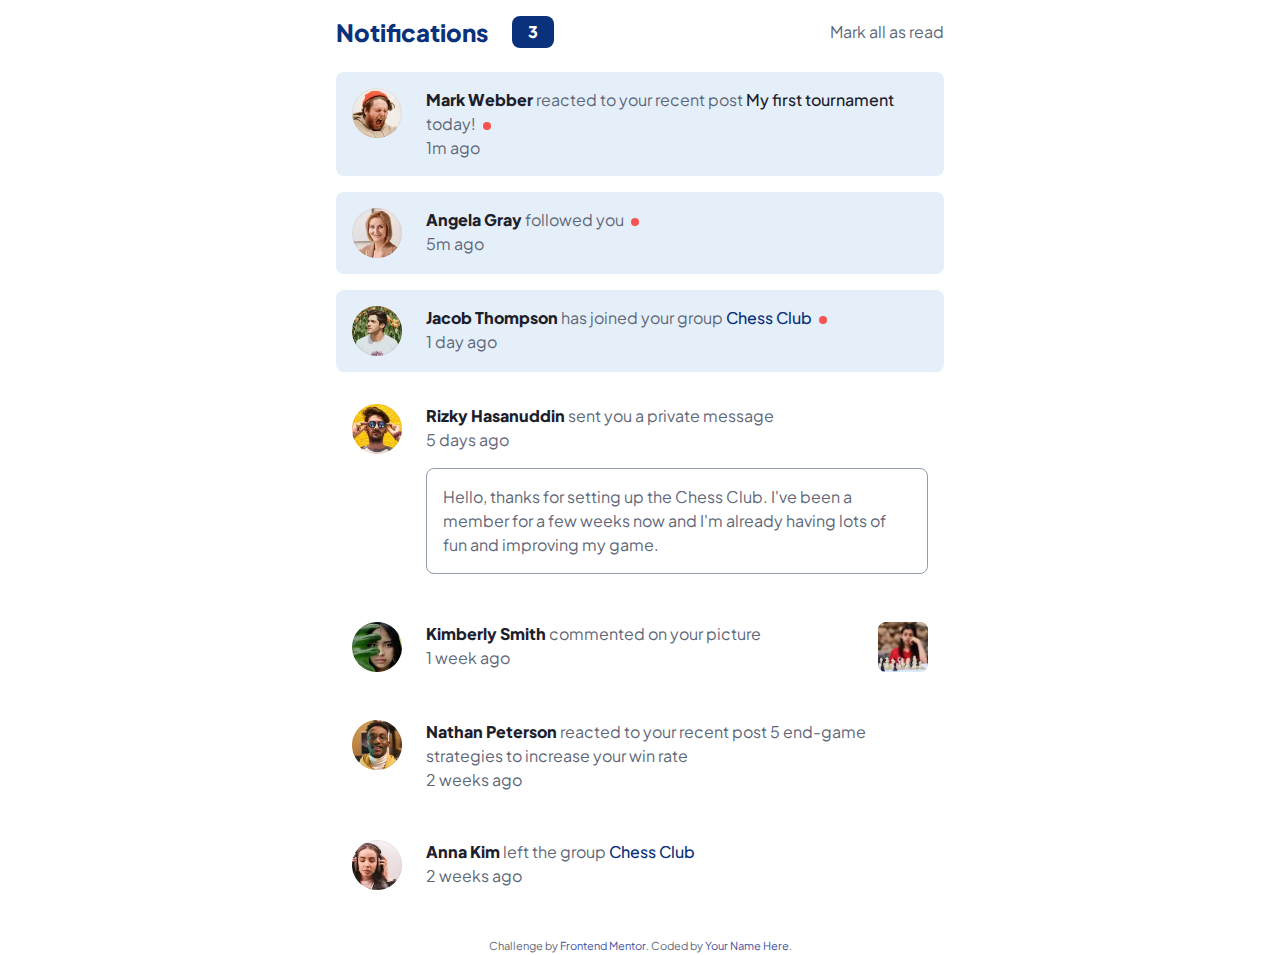
<file: index.html>
<!DOCTYPE html>
<html lang="en">
<head>
  <meta charset="UTF-8">
  <meta name="viewport" content="width=device-width, initial-scale=1.0"> <!-- displays site properly based on user's device -->

  <link rel="icon" type="image/png" sizes="32x32" href="./images/favicon-32x32.png">

  <!-- google font -->
  <link rel="preconnect" href="https://fonts.googleapis.com">
  <link rel="preconnect" href="https://fonts.gstatic.com" crossorigin>
  <link href="https://fonts.googleapis.com/css2?family=Plus+Jakarta+Sans:wght@200;300;500;600;800&display=swap" rel="stylesheet"> 

  
  <title>Frontend Mentor | Notifications page</title>

  <link rel="stylesheet" type="text/css" href="style.css">

  <!-- Feel free to remove these styles or customise in your own stylesheet 👍 -->
  <style>
    .attribution { font-size: 11px; text-align: center; }
    .attribution a { color: hsl(228, 45%, 44%); }
  </style>
</head>
<body>

  <div class="container">

    <header class="flex align mg-bottom-mid" style="justify-content: space-between;">
      <div class="flex center align clr-primary-blue" style="--gap:1.5em">
        <h1 class="fs-32 fw-800">Notifications</h1>

        <div class="numbered-box bg-primary-blue clr-neutral-white">
          <p class="fw-800" id="notificationsNum">3</p>
        </div>
      </div>

      <div class="cursor-pointer" id="markasRead">Mark all as read</div>
    </header>

    <section>
      <div class="flex mg-bottom-small notification unread" style="--gap: 1.5em">
        <div>
          <div class="rounded-image">
            <img src="assets/images/avatar-mark-webber.webp">
          </div>
        </div>

        <div>
          <p>
            <span class="text-bold cursor-pointer">Mark Webber</span> reacted to your recent post <span class="text-semi-bold">My first tournament</span> today!
            <span class="bg-primary-red circular-dot"></span>
          </p>

          <p>1m ago</p>
        </div>
      </div>

      <div class="flex mg-bottom-small notification unread">
         <div>
            <div class="rounded-image">
              <img src="assets/images/avatar-angela-gray.webp">
            </div>
         </div>

         <div>
           <p>
              <span class="text-bold cursor-pointer">Angela Gray</span> followed you
              <span class="bg-primary-red circular-dot"></span>
           </p>

           <p>5m ago</p>
         </div>
      </div>

      <div class="flex mg-bottom-small notification unread">
        <div>
          <div class="rounded-image">
            <img src="assets/images/avatar-jacob-thompson.webp">
          </div>
        </div>

        <div>
          <p>
            <span class="text-bold cursor-pointer">Jacob Thompson</span> has joined your group <span class="clr-primary-blue fw-500">Chess Club</span>
            <span class="bg-primary-red circular-dot"></span>
          </p>

          <p>1 day ago</p>
        </div>
      </div>

      <div class="flex notification mg-bottom-small active">
        <div>
          <div class="rounded-image">
            <img src="assets/images/avatar-rizky-hasanuddin.webp">
          </div>
        </div>

        <div>
          <p><span class="text-bold cursor-pointer">Rizky Hasanuddin</span> sent you a private message</p>
          <p>5 days ago</p>

          <p class=" cursor-pointer expanded mg-top-small">
          Hello, thanks for setting up the Chess Club. I've been a member for a few weeks now and 
          I'm already having lots of fun and improving my game.
          </p>
        </div>
      </div>

      <div class="flex notification mg-bottom-small">
        <div>
          <div class="rounded-image">
            <img src="assets/images/avatar-kimberly-smith.webp">
          </div>
        </div>

        <div>
          <p><span class="text-bold cursor-pointer">Kimberly Smith</span> commented on your picture</p>
          <p>1 week ago</p>
        </div>

        <div class="flex" style="flex-grow: 1; justify-content: flex-end;">
          <div class="normal-image cursor-pointer">
            <img src="assets/images/image-chess.webp">
          </div>
        </div>
      </div>

      <div class="flex notification mg-bottom-small">
        <div>
          <div class="rounded-image">
            <img src="assets/images/avatar-nathan-peterson.webp">
          </div>
        </div>

        <div>
          <p><span class="text-bold cursor-pointer">Nathan Peterson</span> reacted to your recent post 5 end-game strategies to increase your win rate</p>
          <p>2 weeks ago</p>
        </div>
      </div>

      <div class="flex notification mg-bottom-small">
        <div>
          <div class="rounded-image">
            <img src="assets/images/avatar-anna-kim.webp">
          </div>
        </div>

        <div>
          <p><span class="text-bold cursor-pointer">Anna Kim</span> left the group <span class="clr-primary-blue fw-500">Chess Club</span></p>
          <p>2 weeks ago</p>
        </div>
      </div>

    </section>
  </div>
  
  <div class="attribution">
    Challenge by <a href="https://www.frontendmentor.io?ref=challenge" target="_blank">Frontend Mentor</a>. 
    Coded by <a href="#">Your Name Here</a>.
  </div>

<script type="text/javascript" src="index.js"></script>
</body>
</html>
</file>
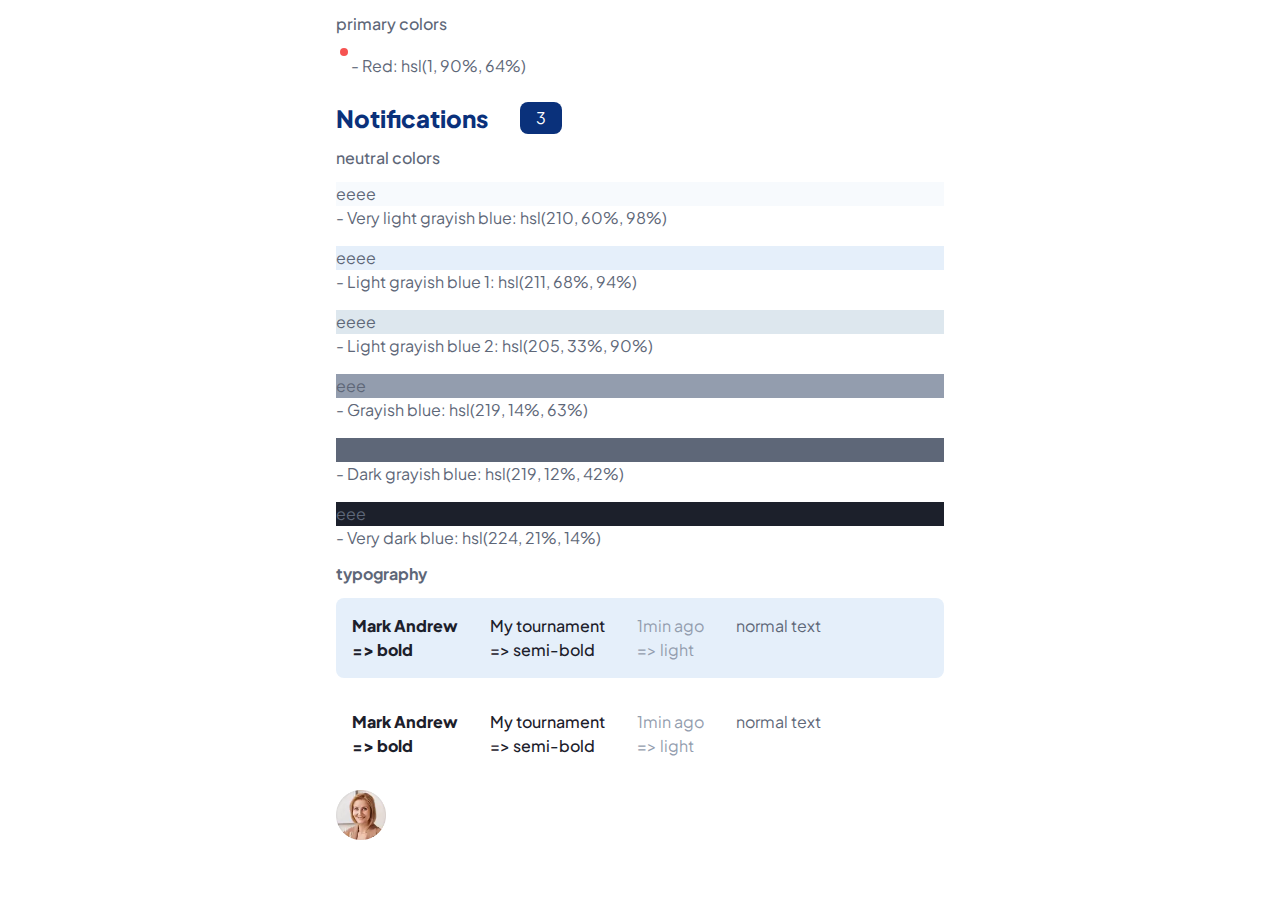
<file: design-system.html>
<!doctype html>
<html>
<head>
	<meta charset="utf-8">
	<meta name="veiwport" content="width=device-width, intial-scale=1.0">
	<link rel="icon" type="image/png" sizes="32x32" href="./images/favicon-32x32.png">

	<!-- google font -->
	<link rel="preconnect" href="https://fonts.googleapis.com">
	<link rel="preconnect" href="https://fonts.gstatic.com" crossorigin>
	<link href="https://fonts.googleapis.com/css2?family=Plus+Jakarta+Sans:wght@200;300;500;600;800&display=swap" rel="stylesheet"> 

	<!-- the style sheet -->
	<link rel="stylesheet" type="text/css" href="style.css">
	<title>design system</title>
</head>

<body>
	<div class="container">
		<h4 class="mg-bottom-small fs-16 fw-500">primary colors</h4>

		<div class="mg-bottom-mid">
			<div class="bg-primary-red circular-dot mg-bottom-small"></div>
			<span>- Red: hsl(1, 90%, 64%)</span>
		</div>

		<div class="flex clr-primary-blue align mg-bottom-small" style="--gap: 2em">
			<h1 class="fs-32 fw-800">Notifications</h1>
			<div class="bg-primary-blue numbered-box clr-neutral-white">
				<p>3</p>
			</div>
		</div>

		<h4 class="mg-bottom-small fs-16 fw-500">neutral colors</h4>

		
		<div class="mg-bottom-small">
			<div class="bg-neutral-lg-b1">eeee</div>

			<span>- Very light grayish blue: hsl(210, 60%, 98%)</span>
		</div>

		<div class="mg-bottom-small">
			<div class="bg-neutral-lg-b2">eeee</div>

			<span>- Light grayish blue 1: hsl(211, 68%, 94%)</span>
		</div>

		<div class="mg-bottom-small">
			<div class="bg-neutral-lg-b3">eeee</div>

			<span>- Light grayish blue 2: hsl(205, 33%, 90%)</span>
		</div>

		<div class="mg-bottom-small">
			<div class="bg-neutral-gb">eee</div>

			<span>- Grayish blue: hsl(219, 14%, 63%)</span>
		</div>

		<div class="mg-bottom-small">
			<div class="bg-neutral-dgb">eee</div>

			<span>- Dark grayish blue: hsl(219, 12%, 42%)</span>
		</div>

		<div class="mg-bottom-small">
			<div class="bg-neutral-db">eee</div>

			<span>- Very dark blue: hsl(224, 21%, 14%)</span>
		</div>

		<h4 class="mg-bottom-small">typography</h4>

		<div class="notification flex unread mg-bottom-small" style="--gap: 2em">
			<div>
				<p class="text-bold">Mark Andrew</p><span class="text-bold"> => bold</span>
			</div>

			<div>
				<p class="text-semi-bold">My tournament</p><span class="text-semi-bold"> => semi-bold</span>
			</div>

			<div>
				<p class="text-light">1min ago</p><span class="text-light"> => light</span>
			</div>

			<div>
				<p>normal text</p>
			</div>
		</div>

		<div class="notification flex mg-bottom-small" style="--gap: 2em">
			<div>
				<p class="text-bold">Mark Andrew</p><span class="text-bold"> => bold</span>
			</div>

			<div>
				<p class="text-semi-bold">My tournament</p><span class="text-semi-bold"> => semi-bold</span>
			</div>

			<div>
				<p class="text-light">1min ago</p><span class="text-light"> => light</span>
			</div>

			<div>
				<p>normal text</p>
			</div>
		</div>

		<div class="rounded-image">
			<img src="assets/images/avatar-angela-gray.webp">
		</div>
	</div>
</body>
</html>
</file>
<file: style.css>
*,
::after,
::before {
	box-sizing: border-box;
	margin: 0;
	padding: 0;
}

:root {
	--clr-primary-red: 1, 90%, 64%;
	--clr-primary-blue: 219, 85%, 26%;
	--clr-neutral-white: 0, 0%, 100%;
	--clr-neutral-lg-b1: 210, 60%, 98%;
	--clr-neutral-lg-b2: 211, 68%, 94%;
	--clr-neutral-lg-b3: 205, 33%, 90%;
	--clr-neutral-gb: 219, 14%, 63%;
	--clr-neutral-dgb: 219, 12%, 42%;
	--clr-neutral-db: 224, 21%, 14%;
	--pd-small: .5em;
	--pd-large: 2em;
	--pd-mid: 1em;
	--mg-small: 1em;
	--mg-large: 2em;
	--mg-mid: 1.5em;
	--bd-rdx: .5em;
	--fs-16: clamp(0.8rem, 2.5vw, 1rem);
	--fs-32: clamp(1.2rem, 3vw, 1.5rem);
	--fw-500: 500;
	--fw-800: 800;
	--f-jakarta-sans: 'Plus Jakarta Sans', sans-serif;

}

/*=====> general styling <=====*/
body {
	min-height: 100vh;
	font-size: var(--fs-16);
	font-family: var(--f-jakarta-sans);
	color: hsl(var(--clr-neutral-dgb));
	line-height: 1.5;
}

h1,
h2,
h3,
h4,
h5 {
	line-height: 1;
}

a {
	text-decoration: none;
}

img {
	width: 100%;
	height: 100%;
}

/*=====> utility classes <=====*/
.container {
	width: min(100%, 40em);
	margin-inline: auto;
	margin: 0 auto;
	padding: var(--pd-mid);
}

.flex {
	display: flex;
}

.flex > * + * {
	margin-left: var(--gap, 1rem);
}

.center {justify-content: center}
.align {align-items: center}

/*colors*/
.bg-primary-red {background: hsl(var(--clr-primary-red))}
.bg-primary-blue {background: hsl(var(--clr-primary-blue))} 

.bg-neutral-lg-b1 {background: hsl(var(--clr-neutral-lg-b1));}
.bg-neutral-lg-b2 {background: hsl(var(--clr-neutral-lg-b2));}
.bg-neutral-lg-b3 {background: hsl(var(--clr-neutral-lg-b3));}
.bg-neutral-gb {background: hsl(var(--clr-neutral-gb));}
.bg-neutral-dgb {background: hsl(var(--clr-neutral-dgb));}
.bg-neutral-db {background: hsl(var(--clr-neutral-db));}

.clr-primary-blue {color: hsl(var(--clr-primary-blue))}
.clr-neutral-white {color: hsl(var(--clr-neutral-white))}

/*fonts*/
.fs-32 {font-size: var(--fs-32);}
.fw-500 {font-weight: var(--fw-500)}
.fw-800 {font-weight: var(--fw-800)}

.text-bold {
	font-weight: var(--fw-800);
	color: hsl(var(--clr-neutral-db));
	transition: color ease 0.5s;
}

.text-bold:hover {
	color: hsl(var(--clr-primary-blue));
}

.text-semi-bold {
	font-weight: var(--fw-500);
	color: hsl(var(--clr-neutral-db));
}

.text-light {
	color: hsl(var(--clr-neutral-gb));
}

/* padding */
.pd-left-small {padding-left: var(--pd-small)}
.pd-left-mid {padding-left: var(--pd-mid) }
.pd-left-large {padding-left: var(--pd-large)}

.pd-right-small {padding-right: var(--pd-small);}
.pd-right-mid {padding-right: var(--pd-mid);}
.pd-right-large {padding-right: var(--pd-large);}

.pd-top-small {padding-top: var(--pd-small);}
.pd-top-mid {padding-top: var(--pd-mid);}
.pd-top-large {padding-top: var(--pd-large);}

.pd-bottom-small {padding-bottom: var(--pd-small);}
.pd-bottom-mid {padding-bottom: var(--pd-mid);}
.pd-bottom-large {padding-bottom: var(--pd-large);}


/*margins*/
.mg-left-small {margin-left: var(--mg-small)}
.mg-left-mid {margin-left: var(--mg-mid) }
.mg-left-large {margin-left: var(--mg-large)}

.mg-right-small {margin-right: var(--mg-small);}
.mg-right-mid {margin-right: var(--mg-mid);}
.mg-right-large {margin-right: var(--mg-large);}

.mg-top-small {margin-top: var(--mg-small);}
.mg-top-mid {margin-top: var(--mg-mid);}
.mg-top-large {margin-top: var(--mg-large);}

.mg-bottom-small {margin-bottom: var(--mg-small);}
.mg-bottom-mid {margin-bottom: var(--mg-mid);}
.mg-bottom-large {margin-bottom: var(--mg-large);}

.cursor-pointer {
	cursor: pointer;
}


/*=====> components <======*/

.circular-dot {
	border-radius: 50%;
	width: 8px;
	height: 8px;
	margin-left: 4px;
	display: inline-block;
	transition: opacity ease 0.5s;
}

.circular-dot.blur {
	opacity: 0;
}

.numbered-box {
	border-radius: var(--bd-rdx);
	padding: 4px var(--pd-mid);
}

.notification {
	width: 100%;
	padding: var(--pd-mid);
	border-radius: var(--bd-rdx);
	transition: background ease 0.5s;
	cursor: pointer;
	overflow: hidden;
}

.notification.active .expanded{
	display: block;
	transform: translateY(0);
}

.notification.unread {
	background: hsl(var(--clr-neutral-lg-b2));
}


.rounded-image {
	width: 50px;
	height: 50px;
	border-radius: 50%;
}

.normal-image {
	width: 50px;
	height: 50px;

}

.expanded {
	padding: var(--pd-mid);
	border: 1px solid hsl(var(--clr-neutral-gb));
	border-radius: var(--bd-rdx);
	transition: all ease 1s;
	display: none;
	transform: translateY(-1000px);
}

.expanded:hover{
	background: hsl(var(--clr-neutral-lg-b3));
}

@media screen and (min-width: 40em) {
	.flex > * + * {
		margin-left: var(--gap, 1.5em);
	}
	
}
</file>
